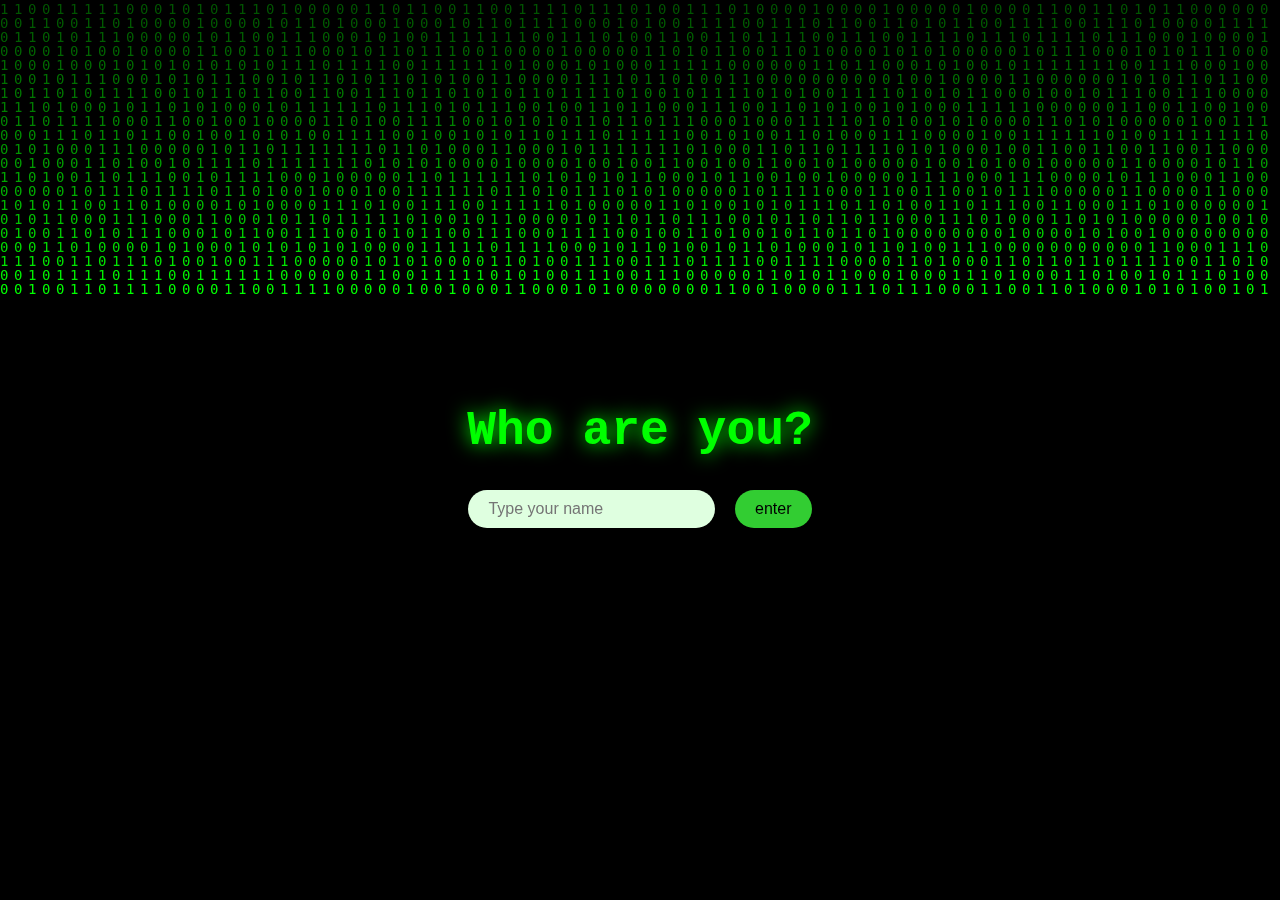
<file: index.html>
<!DOCTYPE html>
<html lang="en">
<head>
  <meta charset="UTF-8" />
  <meta name="viewport" content="width=device-width, initial-scale=1.0" />
  <title>Who are you?</title>
  <style>
    body {
      margin: 0;
      height: 100vh;
      background: black;
      overflow: hidden;
      font-family: 'Courier New', monospace;
      color: #00ff00;
      display: flex;
      justify-content: center;
      align-items: center;
      flex-direction: column;
    }

    canvas {
      position: fixed;
      top: 0;
      left: 0;
      z-index: 0;
    }

    .content {
      position: relative;
      z-index: 1;
      text-align: center;
    }

    h1 {
      font-size: 3em;
      text-shadow: 0 0 20px #00ff00;
    }

    input {
      padding: 10px 20px;
      border-radius: 20px;
      border: none;
      margin-right: 10px;
      font-size: 1em;
      background: #dfffe0;
      color: black;
    }

    button {
      padding: 10px 20px;
      border-radius: 20px;
      border: none;
      font-size: 1em;
      background: limegreen;
      color: black;
      cursor: pointer;
    }

    button:hover {
      background: #00cc00;
    }
  </style>
</head>
<body>
  <canvas id="matrixCanvas"></canvas>
  <div class="content">
    <h1>Who are you?</h1>
    <input type="text" id="username" placeholder="Type your name" />
    <button onclick="goToNextPage()">enter</button>
  </div>

  <script>
    // Matrix background effect
    const canvas = document.getElementById('matrixCanvas');
    const ctx = canvas.getContext('2d');

    canvas.height = window.innerHeight;
    canvas.width = window.innerWidth;

    const letters = "01";
    const fontSize = 14;
    const columns = canvas.width / fontSize;
    const drops = Array(Math.floor(columns)).fill(1);

    function drawMatrix() {
      ctx.fillStyle = "rgba(0, 0, 0, 0.05)";
      ctx.fillRect(0, 0, canvas.width, canvas.height);

      ctx.fillStyle = "#0F0";
      ctx.font = fontSize + "px monospace";

      for (let i = 0; i < drops.length; i++) {
        const text = letters.charAt(Math.floor(Math.random() * letters.length));
        ctx.fillText(text, i * fontSize, drops[i] * fontSize);

        if (drops[i] * fontSize > canvas.height && Math.random() > 0.975) {
          drops[i] = 0;
        }

        drops[i]++;
      }
    }

    setInterval(drawMatrix, 33);

    // 跳轉到下一頁
    function goToNextPage() {
      const name = document.getElementById('username').value.trim();
      if (name) {
        window.location.href = `terminal.html?name=${encodeURIComponent(name)}`;
      } else {
        alert("Please enter your name!");
      }
    }
  </script>
</body>
</html>
</file>
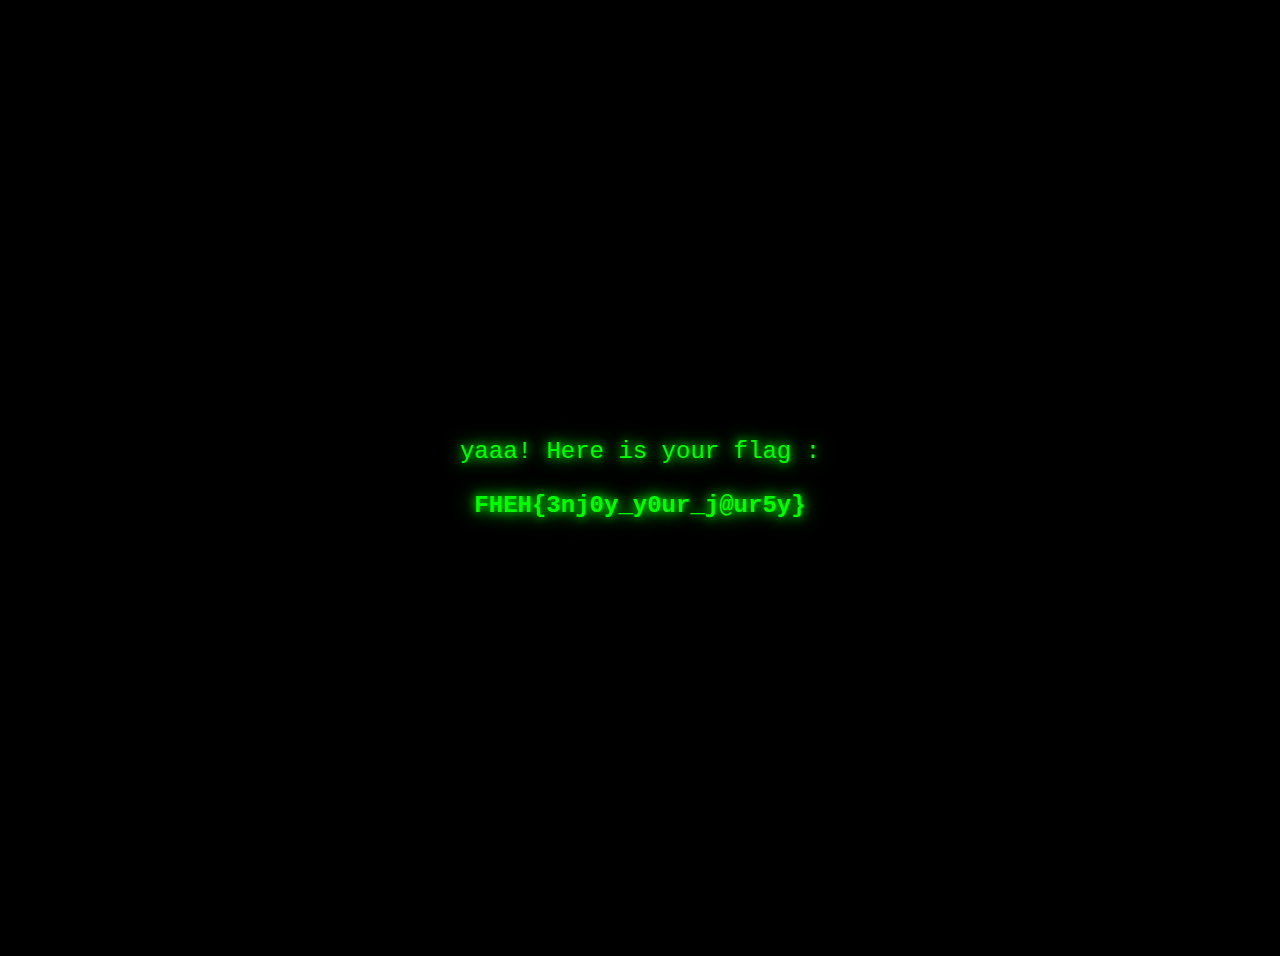
<file: flag.html>
<!DOCTYPE html>
<html lang="zh-Hant">
<head>
  <meta charset="UTF-8">
  <title>你找到 FLAG 了！</title>
  <style>
    body {
      background-color: black;
      color: #00ff00;
      font-family: 'Courier New', monospace;
      display: flex;
      justify-content: center;
      align-items: center;
      height: 100vh;
      text-align: center;
      padding: 20px;
    }

    .flag-text {
      font-size: 1.5em;
      text-shadow: 0 0 10px #00ff00, 0 0 20px #00ff00;
    }
  </style>
</head>
<body>
  <div class="flag-text">
    yaaa! Here is your flag :<br><br>
    <strong>FHEH{3nj0y_y0ur_j@ur5y}</strong>
  </div>
</body>
</html>
</file>
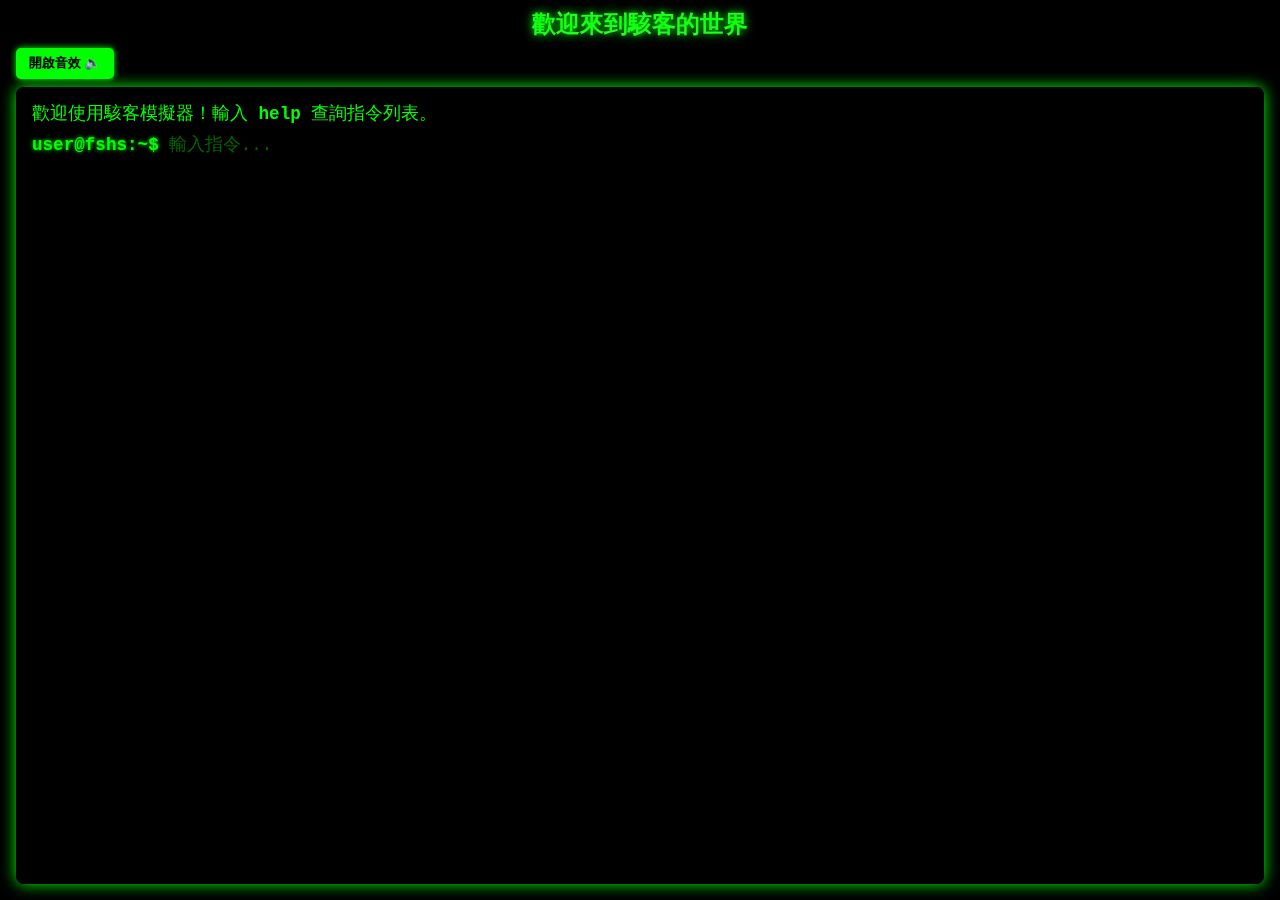
<file: game.html>
<!DOCTYPE html>
<html lang="zh-Hant">
<head>
  <meta charset="UTF-8" />
  <meta name="viewport" content="width=device-width, initial-scale=1" />
  <title>駭客模擬器＋炫酷特效 | 復興高中資安班</title>
  <style>
    /* 基本黑底+綠字終端機風 */
    body, html {
      margin: 0; padding: 0; height: 100%;
      background-color: black;
      overflow: hidden;
      font-family: 'Courier New', Courier, monospace;
      color: #0f0;
      display: flex;
      flex-direction: column;
    }

    h1 {
      text-align: center;
      margin: 0.5rem 0;
      user-select: none;
      color: #0f0;
      text-shadow: 0 0 10px #0f0;
    }

    #terminal {
      background: rgba(0,0,0,0.9);
      flex: 1;
      margin: 0 1rem 1rem 1rem;
      border-radius: 8px;
      padding: 1rem;
      overflow-y: auto;
      box-shadow: 0 0 15px #0f0;
      position: relative;
      z-index: 10;
      font-size: 1.1rem;
      line-height: 1.3em;
      user-select: text;
    }

    .output {
      white-space: pre-wrap;
      margin-bottom: 0.4rem;
    }

    #input-line {
      display: flex;
      margin-top: 0.5rem;
    }

    #prompt {
      user-select: none;
      margin-right: 0.5rem;
      color: #0f0;
      font-weight: bold;
      text-shadow: 0 0 4px #0f0;
    }

    #cmdline {
      flex: 1;
      background: transparent;
      border: none;
      outline: none;
      color: #0f0;
      font-family: 'Courier New', Courier, monospace;
      font-size: 1.1rem;
      caret-color: #0f0;
    }

    #cmdline::placeholder {
      color: #060;
    }

    /* 滾動條美化 */
    #terminal::-webkit-scrollbar {
      width: 8px;
    }
    #terminal::-webkit-scrollbar-track {
      background: #111;
    }
    #terminal::-webkit-scrollbar-thumb {
      background: #0f0;
      border-radius: 4px;
    }

    /* 漸變文字動畫 */
    .glitch-text {
      font-weight: bold;
      font-size: 1.5rem;
      animation: glow 1.5s ease-in-out infinite alternate;
      background: linear-gradient(90deg, #0f0, #3f3, #0f0);
      -webkit-background-clip: text;
      -webkit-text-fill-color: transparent;
    }

    @keyframes glow {
      0% {
        text-shadow:
          0 0 5px #0f0,
          0 0 10px #0f0,
          0 0 20px #3f3,
          0 0 40px #0f0;
      }
      100% {
        text-shadow:
          0 0 10px #0f0,
          0 0 20px #3f3,
          0 0 40px #0f0,
          0 0 60px #3f3;
      }
    }

    /* 矩陣雨特效canvas */
    #matrixCanvas {
      position: fixed;
      top: 0; left: 0;
      width: 100%;
      height: 100%;
      pointer-events: none;
      z-index: 1;
    }

    /* 按鈕風格 */
    #soundToggle {
      background: #0f0;
      border: none;
      color: black;
      padding: 0.4rem 0.8rem;
      font-weight: bold;
      border-radius: 5px;
      cursor: pointer;
      margin: 0 1rem 0.5rem 1rem;
      align-self: flex-start;
      user-select: none;
      box-shadow: 0 0 6px #0f0;
      transition: background-color 0.3s ease;
    }
    #soundToggle:hover {
      background-color: #3f3;
    }
  </style>
</head>
<body>
  <canvas id="matrixCanvas"></canvas>

  <h1 class="glitch-text">歡迎來到駭客的世界</h1>
  <button id="soundToggle">開啟音效 🔈</button>
  <div id="terminal" tabindex="0" aria-label="駭客模擬器終端機">
    <div class="output">歡迎使用駭客模擬器！輸入 <strong>help</strong> 查詢指令列表。</div>
    <div id="input-line">
      <span id="prompt">user@fshs:~$</span>
      <input type="text" id="cmdline" autocomplete="off" autofocus spellcheck="false" placeholder="輸入指令..." />
    </div>
  </div>

  <script>
    const terminal = document.getElementById('terminal');
    const cmdline = document.getElementById('cmdline');
    const soundToggle = document.getElementById('soundToggle');
    const matrixCanvas = document.getElementById('matrixCanvas');
    const ctx = matrixCanvas.getContext('2d');

    // 音效
    let soundOn = false;
    function playBeep(freq=1000, duration=100) {
      if (!soundOn) return;
      try {
        const audioCtx = new (window.AudioContext || window.webkitAudioContext)();
        const oscillator = audioCtx.createOscillator();
        oscillator.type = 'square';
        oscillator.frequency.setValueAtTime(freq, audioCtx.currentTime);
        oscillator.connect(audioCtx.destination);
        oscillator.start();
        oscillator.stop(audioCtx.currentTime + duration / 1000);
        oscillator.onended = () => audioCtx.close();
      } catch(e) {}
    }

    soundToggle.addEventListener('click', () => {
      soundOn = !soundOn;
      soundToggle.textContent = soundOn ? '關閉音效 🔇' : '開啟音效 🔈';
      playBeep(1500, 150);
    });

    // 指令列表
    const commands = {
      help: `指令列表：
- help : 顯示指令說明
- hack : 模擬駭客入侵
- scan : 模擬系統掃描
- clear : 清除畫面
- exit : 離開模擬器`,
      exit: '結束模擬器，感謝體驗！',
      unknown: "錯誤指令，請輸入 help 查詢指令列表。"
    };

    // 輸出文字到終端機
    function printOutput(text) {
      const div = document.createElement('div');
      div.className = 'output';
      div.textContent = text;
      terminal.insertBefore(div, document.getElementById('input-line'));
      terminal.scrollTop = terminal.scrollHeight;
      playBeep(1200, 70);
    }

    // 打字機動畫 - 逐字顯示
    function typeText(element, text, delay=40, callback) {
      let i = 0;
      element.textContent = '';
      function type() {
        if(i < text.length){
          element.textContent += text.charAt(i);
          i++;
          playBeep(1800, 15);
          setTimeout(type, delay);
        } else if(callback){
          callback();
        }
      }
      type();
    }

    // 清除畫面
    function clearScreen(){
      const outputs = terminal.querySelectorAll('.output');
      outputs.forEach(o => o.remove());
    }

    // 模擬系統掃描動畫
    function scanSystem(callback){
      const scanOutput = document.createElement('div');
      scanOutput.className = 'output';
      terminal.insertBefore(scanOutput, document.getElementById('input-line'));
      let lines = [
        "開始系統掃描...",
        "正在偵測開放埠口...",
        "埠口 22: 開放",
        "埠口 80: 開放",
        "埠口 443: 開放",
        "發現漏洞 CVE-2021-44228",
        "掃描完成，系統安全風險：中等"
      ];
      let idx = 0;

      function printLine(){
        if(idx < lines.length){
          scanOutput.textContent += lines[idx] + '\n';
          idx++;
          playBeep(1400, 50);
          terminal.scrollTop = terminal.scrollHeight;
          setTimeout(printLine, 600);
        } else if(callback){
          callback();
        }
      }
      printLine();
    }

    // 矩陣雨效果
    let width, height;
    let columns;
    let drops;

    function initMatrix(){
      width = matrixCanvas.width = window.innerWidth;
      height = matrixCanvas.height = window.innerHeight;
      columns = Math.floor(width / 15);
      drops = new Array(columns).fill(1);
    }

    function drawMatrix(){
      ctx.fillStyle = 'rgba(0, 0, 0, 0.05)';
      ctx.fillRect(0, 0, width, height);

      ctx.fillStyle = '#0f0';
      ctx.font = '15pt monospace';

      for(let i=0; i < drops.length; i++){
        let text = String.fromCharCode(0x30A0 + Math.random() * 96);
        ctx.fillText(text, i * 15, drops[i] * 15);

        if(drops[i] * 15 > height && Math.random() > 0.975){
          drops[i] = 0;
        }
        drops[i]++;
      }
    }

    let matrixInterval;

    function startMatrix(){
      if(matrixInterval) return;
      initMatrix();
      matrixInterval = setInterval(drawMatrix, 50);
    }

    function stopMatrix(){
      if(matrixInterval){
        clearInterval(matrixInterval);
        matrixInterval = null;
        ctx.clearRect(0, 0, width, height);
      }
    }

    // 處理 hack 指令入侵動畫
    function hackInvasion(){
      // 先清空
      clearScreen();

      // 启动矩阵雨
      startMatrix();

      const hackOutput = document.createElement('div');
      hackOutput.className = 'output';
      terminal.insertBefore(hackOutput, document.getElementById('input-line'));
      terminal.scrollTop = terminal.scrollHeight;

      const lines = [
        "連接目標主機 192.168.0.1 ...",
        "爆破 SSH 密碼...",
        "密碼破解中：███████░░░░░░░░░░░░░░░░░░░░░",
        "密碼破解中：███████████████░░░░░░░░░░░░░",
        "成功取得系統權限！",
        "正在提取機密資料...",
        "資料提取中：▓▓▓▓▓▓▓▓▓▓▓▓▓▓▓▓▓▓▓▓▓▓▓▓▓▓▓",
        "入侵成功！系統完全掌控！",
        "歡迎來到資安班的世界，祝你玩得愉快！"
      ];

      let idx = 0;

      function showLine(){
        if(idx < lines.length){
          hackOutput.textContent += lines[idx] + '\n';
          terminal.scrollTop = terminal.scrollHeight;
          playBeep(1600, 50);
          idx++;
          setTimeout(showLine, 800);
        } else {
          // 入侵成功後維持矩陣雨特效，讓畫面更酷
          // 也可以加點炫光或提示
          printOutput("輸入 help 查看其他指令。");
        }
      }
      showLine();
    }

    // 輸入事件
    cmdline.addEventListener('keydown', e => {
      if(e.key === 'Enter'){
        let cmd = cmdline.value.trim().toLowerCase();
        if(!cmd) return;

        printOutput(`user@fshs:~$ ${cmd}`);
        cmdline.value = '';

        switch(cmd){
          case 'help':
            printOutput(commands.help);
            break;
          case 'clear':
            clearScreen();
            break;
          case 'scan':
            scanSystem(() => {
              printOutput("掃描結束。");
            });
            break;
          case 'hack':
            hackInvasion();
            break;
          case 'exit':
            printOutput(commands.exit);
            cmdline.disabled = true;
            break;
          default:
            printOutput(commands.unknown);
        }
      }
    });

    // 初始化畫面時聚焦輸入框
    window.onload = () => {
      cmdline.focus();
      initMatrix();
    };
    window.onresize = () => {
      initMatrix();
    };
  </script>
</body>
</html>
</file>
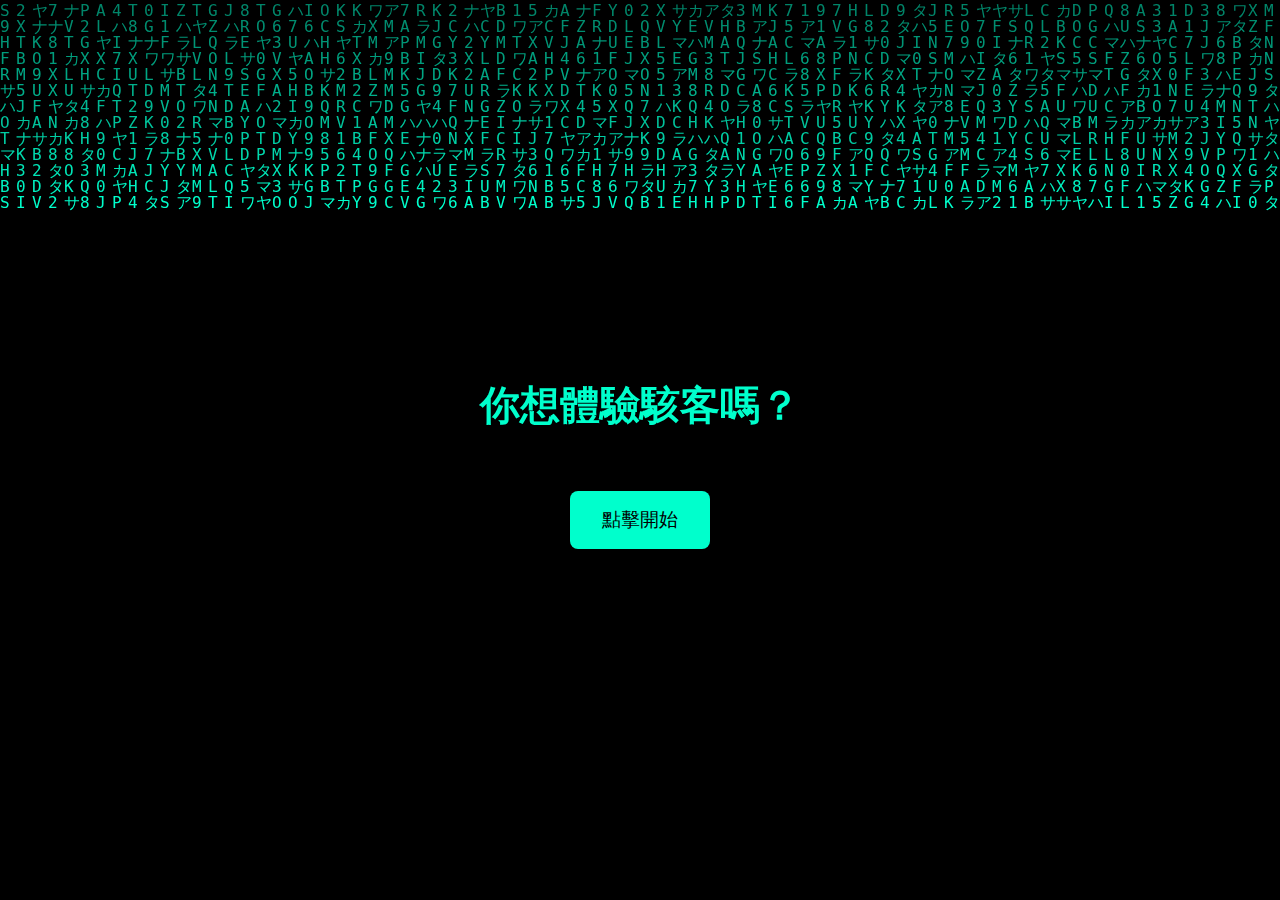
<file: hack.html>
<!DOCTYPE html>
<html lang="zh-Hant">
<head>
  <meta charset="UTF-8" />
  <meta name="viewport" content="width=device-width, initial-scale=1.0"/>
  <title>你想體驗駭客嗎？</title>
  <style>
    body {
      margin: 0;
      overflow: hidden;
      background-color: #000;
      color: #00ffcc;
      font-family: 'Courier New', Courier, monospace;
      display: flex;
      justify-content: center;
      align-items: center;
      height: 100vh;
      flex-direction: column;
      position: relative;
    }

    h1 {
      font-size: 2.5rem;
      animation: flicker 2s infinite alternate;
      text-align: center;
      z-index: 2;
    }

    .btn {
      margin-top: 2rem;
      padding: 1rem 2rem;
      background-color: #00ffcc;
      color: #000;
      border: none;
      border-radius: 8px;
      font-size: 1.2rem;
      cursor: pointer;
      transition: transform 0.3s ease;
      z-index: 2;
    }

    .btn:hover {
      transform: scale(1.1);
      background-color: #00ffff;
    }

    /* 背景駭客文字動畫 */
    .matrix {
      position: absolute;
      top: 0;
      left: 0;
      width: 100%;
      height: 100%;
      background: black;
      overflow: hidden;
      z-index: 1;
    }

    canvas {
      display: block;
    }

    @keyframes flicker {
      0% { opacity: 1; }
      50% { opacity: 0.4; }
      100% { opacity: 1; }
    }
  </style>
</head>
<body>
  <div class="matrix">
    <canvas id="matrixCanvas"></canvas>
  </div>

  <h1>你想體驗駭客嗎？</h1>
  <button class="btn" onclick="location.href='index.html'">點擊開始</button>

  <script>
    const canvas = document.getElementById('matrixCanvas');
    const ctx = canvas.getContext('2d');

    canvas.width = window.innerWidth;
    canvas.height = window.innerHeight;

    const letters = "アカサタナハマヤラワ0123456789ABCDEFGHIJKLMNOPQRSTUVXYZ";
    const fontSize = 16;
    const columns = canvas.width / fontSize;

    const drops = Array(Math.floor(columns)).fill(1);

    function draw() {
      ctx.fillStyle = "rgba(0, 0, 0, 0.05)";
      ctx.fillRect(0, 0, canvas.width, canvas.height);
      ctx.fillStyle = "#00ffcc";
      ctx.font = fontSize + "px monospace";

      for (let i = 0; i < drops.length; i++) {
        const text = letters[Math.floor(Math.random() * letters.length)];
        ctx.fillText(text, i * fontSize, drops[i] * fontSize);
        if (drops[i] * fontSize > canvas.height && Math.random() > 0.975) {
          drops[i] = 0;
        }
        drops[i]++;
      }
    }

    setInterval(draw, 50);
  </script>
</body>
</html>
</file>
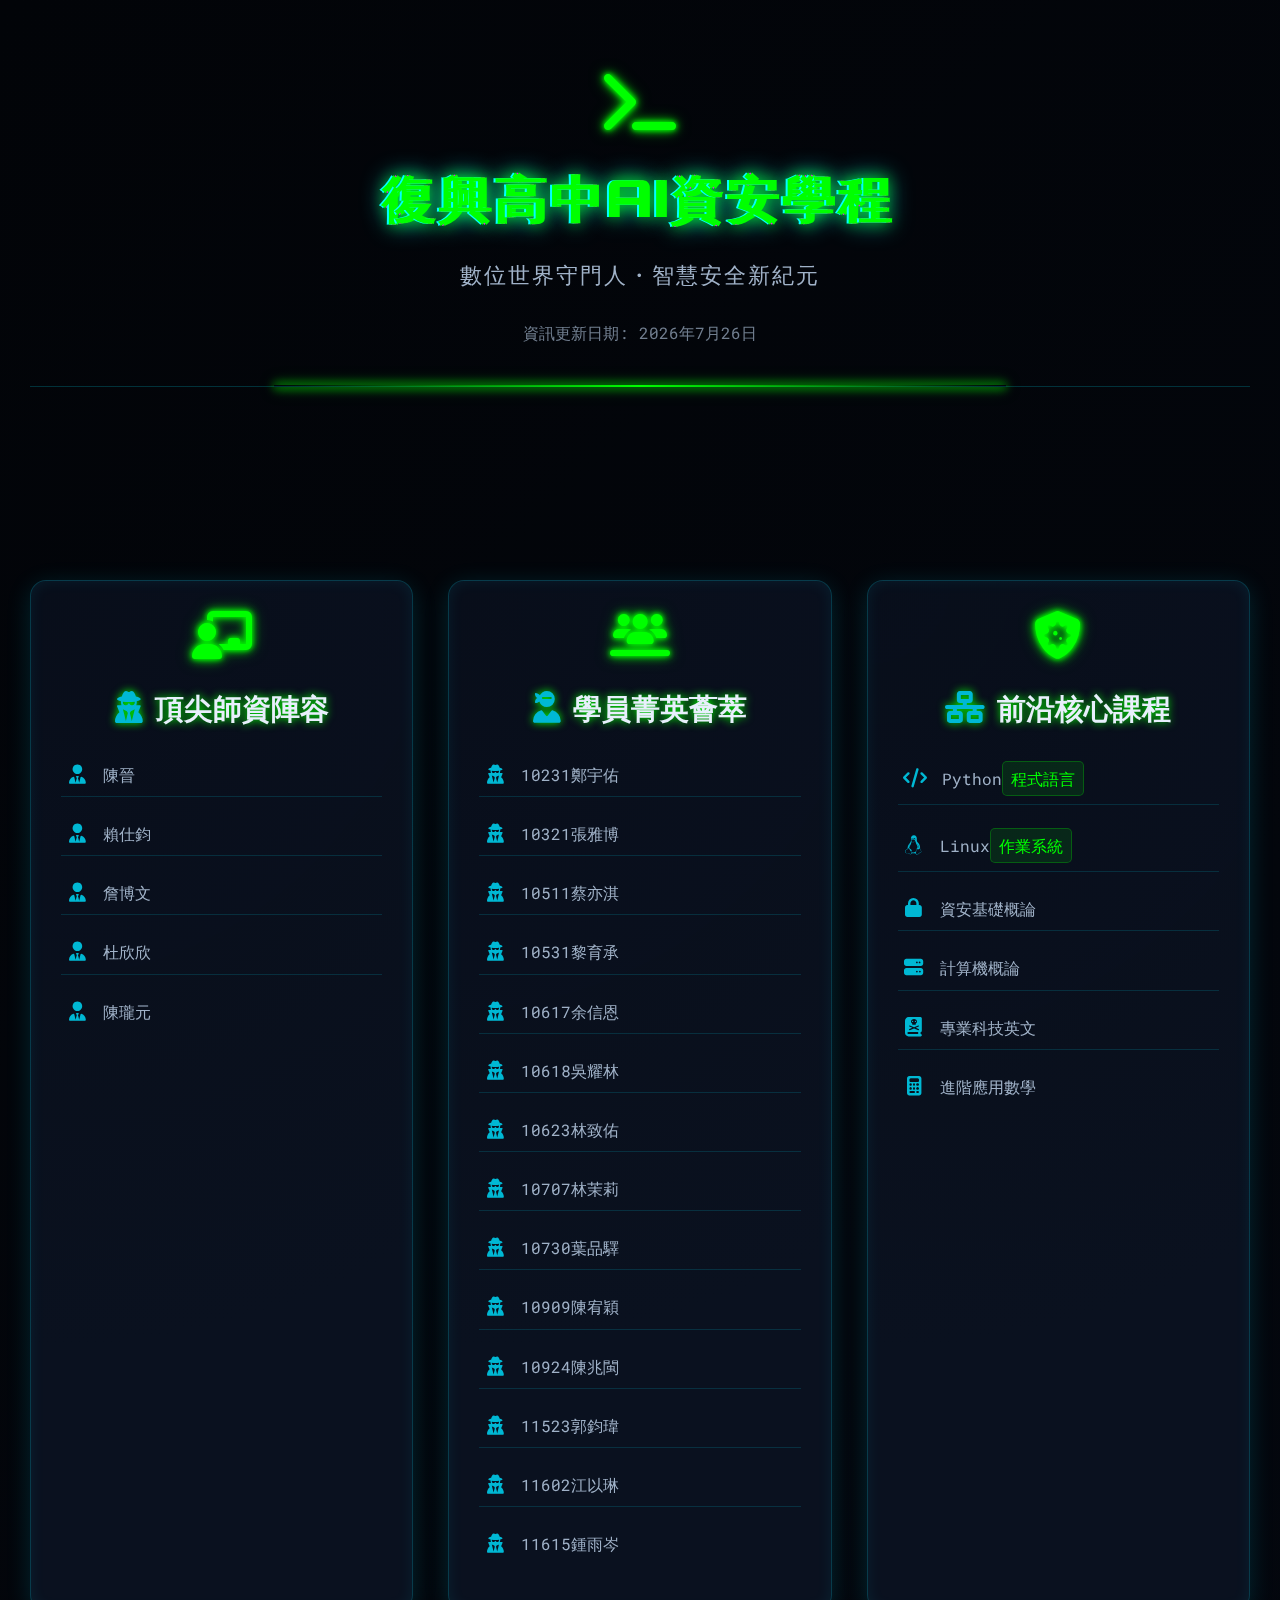
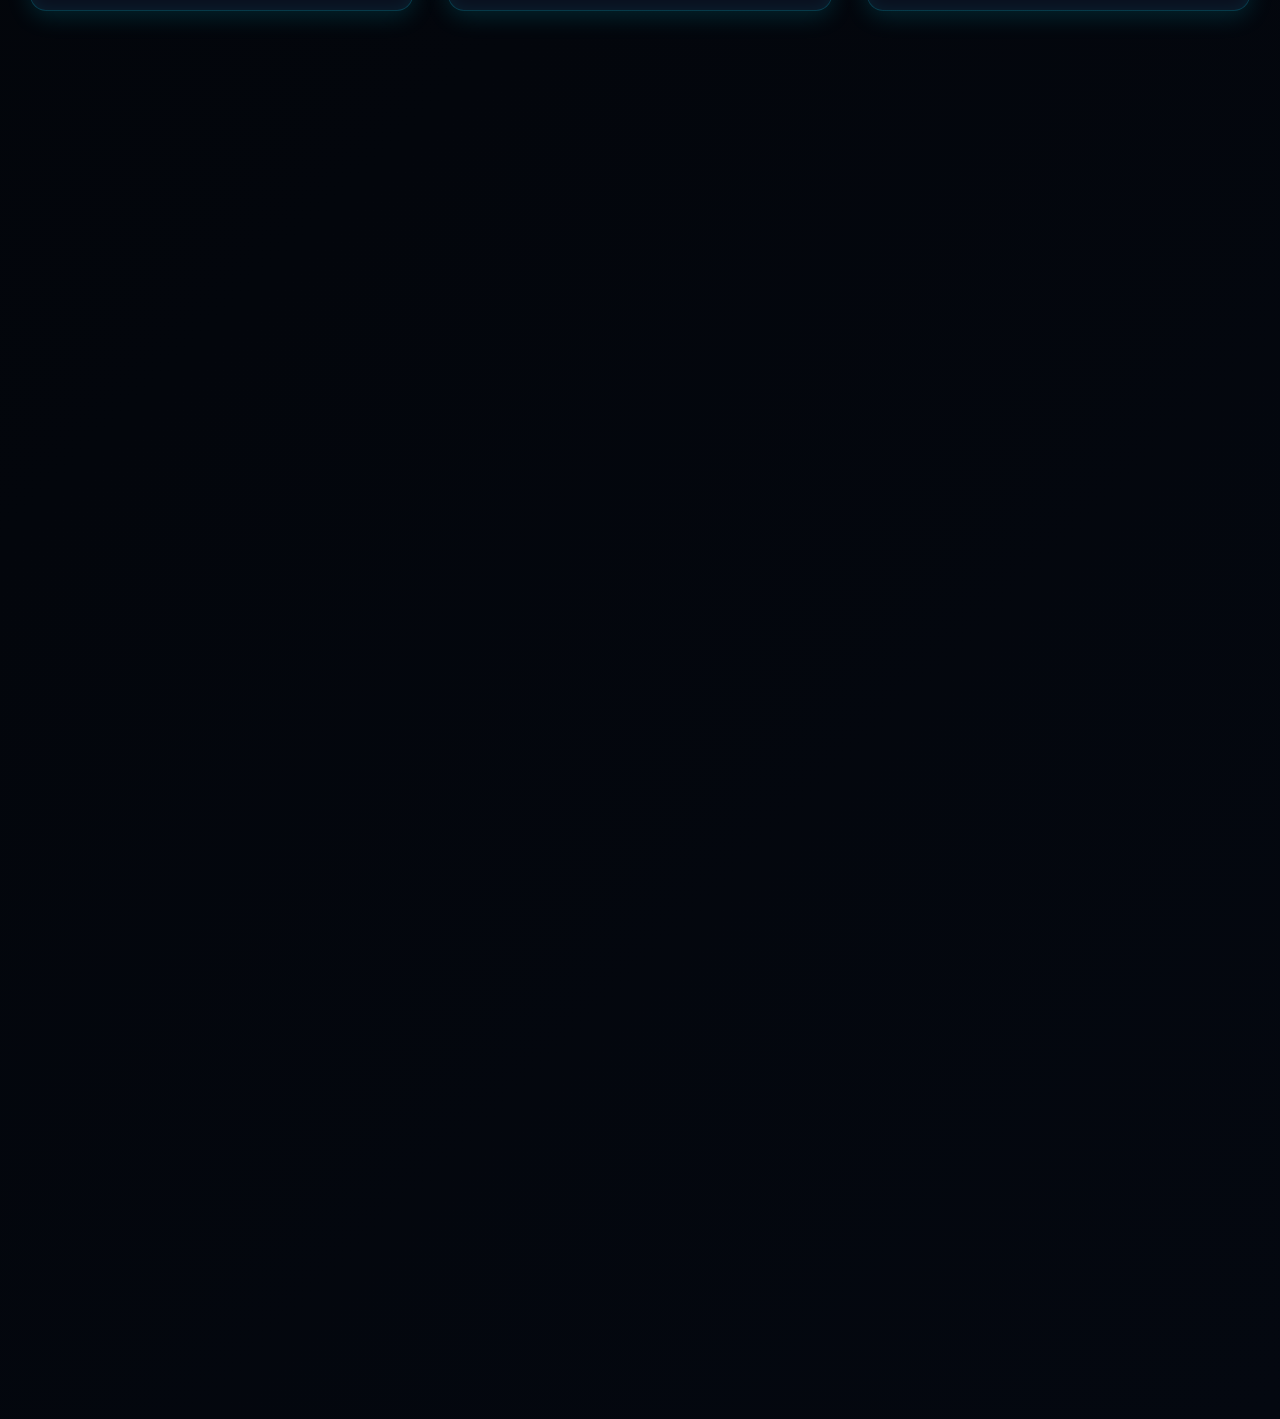
<file: index1.html>
<!DOCTYPE html>
<html lang="zh-Hant">
<head>
    <meta charset="UTF-8">
    <meta name="viewport" content="width=device-width, initial-scale=1.0">
    <title>復興高中AI資安學程 - 科技資訊站</title>
    <link href="https://fonts.googleapis.com/css2?family=Exo+2:wght@300;400;600;700&family=Roboto+Mono:wght@300;400;500;700&family=Orbitron:wght@400;500;700&display=swap" rel="stylesheet">
    <link rel="stylesheet" href="https://cdnjs.cloudflare.com/ajax/libs/font-awesome/6.4.0/css/all.min.css">

    <style>
        :root {
            --bg-dark-primary: #020408; /* 更深的背景，接近漆黑 */
            --bg-dark-secondary: #0a111f; /* 卡片背景，帶有深藍調 */
            --accent-primary: #00e5ff; /* 主亮色 (更鮮明的青藍) */
            --accent-secondary: #00b8d4; /* 次亮色，用於輔助和漸變 */
            --hacker-green: #00ff00; /* 駭客綠 */
            --hacker-purple: #8a2be2; /* 駭客紫 */
            --text-primary: #e8effc; /* 主要文字顏色，更亮 */
            --text-secondary: #a0b2c8; /* 次要文字顏色，更柔和 */
            --border-glow-color: rgba(0, 229, 255, 0.4); /* 邊框/輝光顏色 */
            --button-bg-start: var(--accent-secondary);
            --button-bg-end: var(--accent-primary);
            --shadow-color: rgba(0, 229, 255, 0.15);
            --card-border-color: rgba(0, 229, 255, 0.2); /* 卡片邊框初始顏色 */
            --futuristic-glow: 0 0 8px var(--accent-primary), 0 0 12px var(--accent-secondary), 0 0 16px var(--border-glow-color);
            --hacker-glow: 0 0 5px var(--hacker-green), 0 0 10px var(--hacker-green), 0 0 15px rgba(0,255,0,0.5);
            --glitch-color-1: #ff00ff; /* Magenta */
            --glitch-color-2: #00ffff; /* Cyan */
        }

        /* Glitch effect for text */
        .glitch-text {
            position: relative;
            animation: glitch 1s infinite linear alternate-reverse;
            text-shadow: var(--hacker-glow);
        }

        .glitch-text::before,
        .glitch-text::after {
            content: attr(data-text);
            position: absolute;
            top: 0;
            left: 0;
            width: 100%;
            height: 100%;
        }

        .glitch-text::before {
            left: 2px;
            text-shadow: -2px 0 var(--glitch-color-1);
            animation: glitch-left 1.5s infinite linear reverse;
        }

        .glitch-text::after {
            left: -2px;
            text-shadow: -2px 0 var(--glitch-color-2);
            animation: glitch-right 1.2s infinite linear reverse;
        }

        @keyframes glitch {
            0% { transform: translate(0); }
            20% { transform: translate(-2px, 2px); }
            40% { transform: translate(-2px, -2px); }
            60% { transform: translate(2px, 2px); }
            80% { transform: translate(2px, -2px); }
            100% { transform: translate(0); }
        }

        @keyframes glitch-left {
            0% { clip-path: inset(0 0 0 0); }
            20% { clip-path: inset(0 100px 0 0); }
            40% { clip-path: inset(0 0 0 100px); }
            60% { clip-path: inset(0 0 50px 0); }
            80% { clip-path: inset(50px 0 0 0); }
            100% { clip-path: inset(0 0 0 0); }
        }

        @keyframes glitch-right {
            0% { clip-path: inset(0 0 0 0); }
            20% { clip-path: inset(0 0 50px 0); }
            40% { clip-path: inset(0 50px 0 0); }
            60% { clip-path: inset(50px 0 0 0); }
            80% { clip-path: inset(0 0 0 50px); }
            100% { clip-path: inset(0 0 0 0); }
        }

        * {
            box-sizing: border-box;
            margin: 0;
            padding: 0;
        }

        body {
            font-family: 'Roboto Mono', monospace; /* 更具駭客感的字體 */
            background: linear-gradient(135deg, var(--bg-dark-primary) 0%, #040810 100%); /* 背景漸變 */
            color: var(--text-primary);
            line-height: 1.7;
            overflow-x: hidden;
            display: flex;
            flex-direction: column;
            align-items: center;
            padding: 20px;
            min-height: 100vh;
            position: relative;
        }

        /* Matrix Rain Background Effect */
        body::before {
            content: '';
            position: fixed;
            top: 0;
            left: 0;
            width: 100%;
            height: 100%;
            background: url('data:image/svg+xml;utf8,<svg xmlns="http://www.w3.org/2000/svg" width="10" height="10"><rect width="10" height="10" fill="transparent"/><circle cx="5" cy="5" r="1" fill="rgba(0,255,0,0.05)"/></svg>') repeat;
            opacity: 0.1;
            z-index: -1;
            animation: matrixRain 30s linear infinite;
        }

        @keyframes matrixRain {
            from { background-position: 0 0; }
            to { background-position: 0 1000px; }
        }
        
        /* 自訂捲軸樣式 (Webkit) */
        ::-webkit-scrollbar {
            width: 8px;
        }
        ::-webkit-scrollbar-track {
            background: var(--bg-dark-secondary);
        }
        ::-webkit-scrollbar-thumb {
            background: var(--hacker-green); /* 駭客綠捲軸 */
            border-radius: 4px;
        }
        ::-webkit-scrollbar-thumb:hover {
            background: var(--accent-primary);
        }


        .infographic-container {
            width: 100%;
            max-width: 1920px; /* 為超寬螢幕優化 */
            margin: 0 auto;
            padding: 10px; /* 容器本身的內邊距減少，由子元素控制 */
        }

        .infographic-header {
            text-align: center;
            margin-bottom: 50px;
            padding: 40px 20px; /* 增加上下邊距 */
            border-bottom: 1px solid var(--card-border-color);
            position: relative;
            animation: fadeInDown 1s ease-out;
        }
        @keyframes fadeInDown {
            from { opacity: 0; transform: translateY(-30px); }
            to { opacity: 1; transform: translateY(0); }
        }

        .infographic-header::after {
            content: '';
            position: absolute;
            bottom: -1px; /* 覆蓋在 border-bottom 上 */
            left: 50%;
            transform: translateX(-50%);
            width: 60%;
            height: 2px; /* 更細緻的線條 */
            background: linear-gradient(90deg, transparent, var(--hacker-green) 50%, transparent); /* 駭客綠線條 */
            box-shadow: 0 0 8px var(--hacker-green), 0 0 12px var(--hacker-green), 0 0 16px rgba(0,255,0,0.5); /* 駭客綠光暈 */
            animation: pulseHeaderLine 3s infinite ease-in-out;
        }
        @keyframes pulseHeaderLine {
            0% { width: 50%; opacity: 0.7; }
            50% { width: 70%; opacity: 1; }
            100% { width: 50%; opacity: 0.7; }
        }


        .infographic-header .main-title-icon {
            font-size: 4em; /* 稍微加大 */
            color: var(--hacker-green); /* 駭客綠圖示 */
            margin-bottom: 20px;
            display: inline-block;
            animation: iconPulseAndRotate 10s linear infinite, glowPulse 2s infinite alternate; /* 增加光暈動畫 */
            text-shadow: var(--hacker-glow);
        }
        @keyframes iconPulseAndRotate {
            0% { transform: rotate(0deg) scale(1); }
            25% { transform: rotate(90deg) scale(1.05); }
            50% { transform: rotate(180deg) scale(1); }
            75% { transform: rotate(270deg) scale(1.05); }
            100% { transform: rotate(360deg) scale(1); }
        }
        @keyframes glowPulse {
            0% { text-shadow: var(--hacker-glow); }
            100% { text-shadow: 0 0 10px var(--hacker-green), 0 0 20px var(--accent-primary), 0 0 30px rgba(0,255,0,0.7); }
        }


        .infographic-header h1 {
            font-family: 'Orbitron', sans-serif; /* 更有科技感的字體 */
            font-size: 3.2em; /* 標題加大 */
            color: var(--hacker-green); /* 駭客綠標題 */
            font-weight: 700;
            text-transform: uppercase;
            letter-spacing: 5px; /* 增加字距 */
            margin-bottom: 15px;
            text-shadow: 0 0 15px var(--hacker-green), 0 0 25px var(--accent-primary); /* 增強文字光暈 */
            animation: textGlow 2s infinite alternate; /* 新增文字光暈動畫 */
        }
        @keyframes textGlow {
            0% { text-shadow: 0 0 10px var(--hacker-green), 0 0 20px rgba(0,255,0,0.5); }
            100% { text-shadow: 0 0 15px var(--accent-primary), 0 0 25px var(--accent-secondary); }
        }


        .infographic-header .subtitle {
            font-family: 'Exo 2', sans-serif;
            font-size: 1.4em;
            color: var(--text-secondary);
            margin-bottom: 25px;
            font-weight: 300; /* 字重調細 */
            letter-spacing: 2px; /* 增加字距 */
            animation: fadeIn 1s ease-out;
        }
        @keyframes fadeIn {
            from { opacity: 0; }
            to { opacity: 1; }
        }
        
        .infographic-header .date {
            font-size: 1em;
            color: var(--text-secondary);
            opacity: 0.7;
            font-family: 'Roboto Mono', monospace;
        }

        .registration-cta {
            text-align: center;
            margin-bottom: 60px; /* 增加與下方內容的間距 */
            animation: fadeInUp 1s 0.5s ease-out forwards; /* 延遲出現 */
            opacity: 0; /* 初始隱藏 */
        }
        @keyframes fadeInUp {
            from { opacity: 0; transform: translateY(30px); }
            to { opacity: 1; transform: translateY(0); }
        }


        .registration-button {
            font-family: 'Exo 2', sans-serif;
            font-size: 1.3em; /* 按鈕加大 */
            font-weight: 600;
            color: var(--bg-dark-primary);
            background: linear-gradient(45deg, var(--hacker-green), var(--accent-primary)); /* 駭客綠漸變 */
            padding: 18px 40px; /* 增加內邊距 */
            border: 2px solid transparent; /* 為懸停效果準備 */
            border-radius: 8px; /* 更有科技感的邊角 */
            text-decoration: none;
            text-transform: uppercase;
            letter-spacing: 1.5px;
            transition: all 0.3s ease; /* 過渡所有屬性 */
            display: inline-block;
            box-shadow: 0 0 15px rgba(0, 255, 0, 0.3), 0 0 25px rgba(0, 255, 0, 0.2); /* 駭客綠陰影 */
            position: relative;
            overflow: hidden;
        }
         .registration-button::before { /* 掃光效果 */
            content: '';
            position: absolute;
            top: 0;
            left: -100%;
            width: 50%;
            height: 100%;
            background: linear-gradient(90deg, transparent, rgba(255,255,255,0.3), transparent);
            transition: left 0.5s ease-in-out;
        }
        .registration-button:hover::before {
            left: 150%;
        }
        .registration-button:hover, .registration-button:focus {
            transform: translateY(-5px) scale(1.03); /* 懸停效果增強 */
            box-shadow: 0 0 25px rgba(0, 255, 0, 0.5), 0 0 40px rgba(0, 255, 0, 0.3); /* 駭客綠懸停陰影 */
            color: #000;
            border-color: var(--hacker-green); /* 懸停時顯示邊框 */
        }
        .registration-button i {
            margin-right: 12px;
            transition: transform 0.3s ease;
        }
        .registration-button:hover i {
            transform: rotate(5deg) scale(1.1);
        }


        .grid-layout {
            display: grid;
            grid-template-columns: repeat(auto-fit, minmax(360px, 1fr)); /* 卡片最小寬度增加 */
            gap: 35px; /* 間距加大 */
        }

        .section-card {
            background: radial-gradient(circle at top left, rgba(10, 17, 31, 0.8), var(--bg-dark-secondary) 70%); /* 卡片背景漸變 */
            border: 1px solid var(--card-border-color);
            border-radius: 16px; /* 圓角調整 */
            padding: 30px; /* 內邊距增加 */
            box-shadow: 0 5px 25px var(--shadow-color), inset 0 0 15px rgba(0, 229, 255, 0.08);
            display: flex;
            flex-direction: column;
            align-items: center;
            text-align: center;
            transition: transform 0.4s cubic-bezier(0.175, 0.885, 0.32, 1.275), box-shadow 0.4s ease, border-color 0.4s ease; /* 使用貝茲曲線 */
            position: relative;
            overflow: hidden;
            opacity: 0; /* For scroll animation */
            transform: translateY(20px); /* For scroll animation */
        }
        
        /* Scroll-triggered animation for cards */
        .section-card.visible {
            opacity: 1;
            transform: translateY(0);
        }


        .section-card::before { 
            content: "";
            position: absolute;
            top: -50%; left: -50%;
            width: 200%; height: 200%;
            background: radial-gradient(circle, rgba(0,255,0,0.1) 0%, transparent 30%); /* 駭客綠光暈 */
            transform: scale(0);
            transition: transform 0.5s ease-out;
            z-index: 0;
            pointer-events: none;
        }
        .section-card:hover::before {
            transform: scale(1);
        }
         .section-card::after { /* 邊角裝飾線 */
            content: "";
            position: absolute;
            width: 20px; height: 20px;
            opacity: 0;
            transition: opacity 0.4s ease;
        }
        .section-card:hover::after { opacity: 1; }
        .section-card::after { /* Top-left corner */
            top: 10px; left: 10px;
            border-top: 2px solid var(--hacker-green); /* 駭客綠邊框 */
            border-left: 2px solid var(--hacker-green); /* 駭客綠邊框 */
        }
        /* Can add more ::after for other corners if desired with different pseudo-elements or a more complex SVG border */


        .section-card:hover {
            transform: translateY(-12px) scale(1.02); /* 懸停效果更明顯 */
            box-shadow: 0 0 45px rgba(0,255,0,0.4), inset 0 0 20px rgba(0, 255, 0, 0.15); /* 駭客綠陰影 */
            border-color: var(--hacker-green); /* 懸停時邊框更亮 */
        }

        .section-card .card-main-icon {
            font-size: 3em; /* 圖示加大 */
            color: var(--hacker-green); /* 駭客綠圖示 */
            margin-bottom: 25px;
            transition: transform 0.4s cubic-bezier(0.175, 0.885, 0.32, 1.275), text-shadow 0.4s ease;
            text-shadow: var(--hacker-glow);
            z-index: 1; /* Ensure icon is above ::before pseudo-element */
        }
        .section-card:hover .card-main-icon {
            transform: scale(1.15) rotate(8deg) translateY(-5px); /* 懸停圖示動畫 */
            text-shadow: 0 0 12px var(--hacker-green), 0 0 20px var(--accent-primary), 0 0 30px rgba(0,255,0,0.7); /* 駭客綠光暈 */
        }
        
        .section-card h2 {
            font-family: 'Exo 2', sans-serif;
            font-size: 1.8em; /* 卡片標題加大 */
            color: var(--text-primary);
            margin-bottom: 20px;
            font-weight: 600;
            display: flex;
            align-items: center;
            justify-content: center;
            text-shadow: 0 0 8px var(--hacker-green); /* 駭客綠標題光暈 */
            z-index: 1;
        }
        .section-card h2 .title-icon {
            font-size: 1.1em;
            margin-right: 12px;
            color: var(--accent-secondary);
            transition: transform 0.3s ease;
        }
        .section-card:hover h2 .title-icon {
            transform: rotate(-10deg) scale(1.2);
        }


        .card-content {
            width: 100%;
            font-size: 1em; /* 內容文字大小調整 */
            z-index: 1;
        }

        .info-list {
            list-style: none;
            padding: 0;
            margin: 0;
            text-align: left;
        }

        .info-list li {
            color: var(--text-secondary);
            margin-bottom: 15px; /* 列表項間距加大 */
            display: flex;
            align-items: center;
            padding: 8px 5px; /* 列表項內邊距 */
            border-bottom: 1px solid rgba(0, 229, 255, 0.15);
            transition: background-color 0.3s ease, border-color 0.3s ease;
        }
        .info-list li:hover {
            background-color: rgba(0, 255, 0, 0.05); /* 駭客綠背景 */
            border-color: rgba(0, 255, 0, 0.3); /* 駭客綠邊框 */
        }
        .info-list li:last-child {
            border-bottom: none;
        }

        .info-list li .item-icon {
            font-size: 1.2em; /* 列表圖示加大 */
            color: var(--accent-secondary);
            margin-right: 15px; /* 圖示與文字間距加大 */
            min-width: 22px;
            text-align: center;
            transition: transform 0.3s ease, color 0.3s ease;
        }
         .info-list li:hover .item-icon {
            transform: scale(1.2) rotate(10deg);
            color: var(--hacker-green); /* 駭客綠圖示 */
        }
        
        .keyword {
            color: var(--hacker-green); /* 駭客綠關鍵字 */
            font-weight: 500; /* 字重調整 */
            background-color: rgba(0, 255, 0, 0.1); /* 駭客綠背景色調整 */
            padding: 3px 8px; /* 內邊距調整 */
            border-radius: 5px;
            border: 1px solid rgba(0, 255, 0, 0.25); /* 駭客綠邊框 */
            transition: all 0.3s ease;
            display: inline-block;
            font-family: 'Roboto Mono', monospace; /* 關鍵字使用駭客字體 */
        }
        .keyword:hover {
            background-color: rgba(0, 255, 0, 0.2);
            border-color: var(--hacker-green);
            transform: translateY(-1px);
            text-shadow: 0 0 5px var(--hacker-green);
        }
        
        .program-info-panel {
            grid-column: span 2; 
            padding: 35px; /* 內邊距加大 */
            text-align: left;
        }
        .program-info-panel p {
            margin-bottom: 18px; /* 段落間距加大 */
            color: var(--text-secondary);
            line-height: 1.8;
            font-size: 1.05em; /* 文字稍大 */
        }
        .program-info-panel .highlight {
            color: var(--hacker-green); /* 駭客綠強調色 */
            font-weight: 600;
            text-shadow: 0 0 3px var(--hacker-green);
            font-family: 'Roboto Mono', monospace; /* 強調文字使用駭客字體 */
        }
         .program-info-panel .program-icon {
            font-size: 1.3em; /* 圖示加大 */
            margin-right: 8px;
            color: var(--hacker-green); /* 駭客綠圖示 */
            vertical-align: middle; /* 垂直對齊 */
        }

        .activities-list-card {
            grid-column: 1 / -1; 
        }
        .activities-list-card .info-list {
            columns: 2; 
            gap: 30px; /* 欄間距加大 */
        }
        .activities-list-card .info-list li {
            border-color: rgba(0, 255, 0, 0.1); /* 駭客綠列表分隔線 */
        }


        .infographic-footer {
            text-align: center;
            margin-top: 70px; /* 底部間距加大 */
            padding: 30px 0; /* 上下內邊距加大 */
            font-size: 0.95em; /* 文字稍大 */
            color: var(--text-secondary);
            border-top: 1px solid var(--card-border-color);
            opacity: 0.8;
            width: 100%; /* 確保頁腳寬度 */
            animation: fadeInUp 1s 1s ease-out forwards; /* 延遲出現 */
            opacity: 0; /* 初始隱藏 */
        }
        .infographic-footer i {
            color: var(--hacker-green); /* 駭客綠圖示 */
            margin: 0 5px;
        }

        /* Responsive Adjustments - 保持原有斷點，但內部元素大小已調整 */
        @media (max-width: 1400px) { /* 針對較小桌面優化 */
             .grid-layout {
                grid-template-columns: repeat(auto-fit, minmax(340px, 1fr));
            }
            .program-info-panel { grid-column: span 2; } /* 在此斷點仍嘗試保持兩欄 */
             .activities-list-card .info-list { columns: 2; }
        }
        @media (max-width: 1200px) { 
            .program-info-panel { grid-column: span 1; } 
        }

        @media (max-width: 992px) { 
            .infographic-header h1 { font-size: 2.5em; }
            .infographic-header .subtitle { font-size: 1.2em; }
            .registration-button { font-size: 1.1em; padding: 15px 30px; }
            .grid-layout {
                grid-template-columns: repeat(auto-fit, minmax(320px, 1fr));
                gap: 30px;
            }
            .activities-list-card .info-list { columns: 1; }
        }

        @media (max-width: 768px) { 
            body { padding: 10px; }
            .infographic-header h1 { font-size: 2em; }
            .infographic-header .subtitle { font-size: 1.1em; }
            .grid-layout {
                grid-template-columns: 1fr;
                gap: 25px;
            }
            .section-card { padding: 25px; }
            .section-card h2 { font-size: 1.5em; }
            .card-content { font-size: 0.95em; }
        }
         @media (max-width: 480px) { /* 針對更小手機螢幕 */
            .infographic-header h1 { font-size: 1.8em; letter-spacing: 2px;}
            .infographic-header .subtitle { font-size: 1em; }
            .registration-button { font-size: 1em; padding: 12px 25px; }
            .section-card .card-main-icon { font-size: 2.5em; }
            .section-card h2 { font-size: 1.3em; }
            .info-list li { font-size: 0.9em; }
            .keyword { padding: 2px 5px; font-size: 0.85em; }
        }

    </style>
</head>
<body>
    <div class="infographic-container">
        <header class="infographic-header">
            <i class="fas fa-terminal main-title-icon"></i> <h1 class="glitch-text" data-text="復興高中AI資安學程">復興高中AI資安學程</h1> <p class="subtitle">數位世界守門人・智慧安全新紀元</p> <p class="date">資訊更新日期: <span id="creationDate"></span></p>
        </header>

        <div class="registration-cta">
            <a href="game.html" target="_blank" class="registration-button">
                <i class="fas fa-fingerprint"></i> 點擊這裡
            </a>
        </div>

        <main class="grid-layout">
            <div class="section-card" data-index="0">
                <i class="fas fa-chalkboard-teacher card-main-icon"></i>
                <h2><i class="fas fa-user-secret title-icon"></i>頂尖師資陣容</h2> <div class="card-content">
                    <ul class="info-list">
                        <li><i class="fas fa-user-tie item-icon"></i>陳晉</li>
                        <li><i class="fas fa-user-tie item-icon"></i>賴仕鈞</li>
                        <li><i class="fas fa-user-tie item-icon"></i>詹博文</li>
                        <li><i class="fas fa-user-tie item-icon"></i>杜欣欣</li>
                        <li><i class="fas fa-user-tie item-icon"></i>陳瓏元</li>
                    </ul>
                </div>
            </div>

            <div class="section-card" data-index="1">
                <i class="fas fa-users-line card-main-icon"></i> <h2><i class="fas fa-user-ninja title-icon"></i>學員菁英薈萃</h2>
                <div class="card-content">
                    <ul class="info-list">
                        <li><i class="fas fa-user-secret item-icon"></i>10231鄭宇佑</li>
                        <li><i class="fas fa-user-secret item-icon"></i>10321張雅博</li>
                        <li><i class="fas fa-user-secret item-icon"></i>10511蔡亦淇</li>
                        <li><i class="fas fa-user-secret item-icon"></i>10531黎育承</li>
                        <li><i class="fas fa-user-secret item-icon"></i>10617余信恩</li>
                        <li><i class="fas fa-user-secret item-icon"></i>10618吳耀林</li>
                        <li><i class="fas fa-user-secret item-icon"></i>10623林致佑</li>
                        <li><i class="fas fa-user-secret item-icon"></i>10707林茉莉</li>
                        <li><i class="fas fa-user-secret item-icon"></i>10730葉品驛</li>
                        <li><i class="fas fa-user-secret item-icon"></i>10909陳宥穎</li>
                        <li><i class="fas fa-user-secret item-icon"></i>10924陳兆閩</li>
                        <li><i class="fas fa-user-secret item-icon"></i>11523郭鈞瑋</li>
                        <li><i class="fas fa-user-secret item-icon"></i>11602江以琳</li>
                        <li><i class="fas fa-user-secret item-icon"></i>11615鍾雨岑</li>
                    </ul>
                </div>
            </div>

            <div class="section-card" data-index="2">
                <i class="fas fa-shield-virus card-main-icon"></i> <h2><i class="fas fa-network-wired title-icon"></i>前沿核心課程</h2> <div class="card-content">
                    <ul class="info-list">
                        <li><i class="fas fa-code item-icon"></i>Python <span class="keyword">程式語言</span></li>
                        <li><i class="fab fa-linux item-icon"></i>Linux <span class="keyword">作業系統</span></li>
                        <li><i class="fas fa-lock item-icon"></i>資安基礎概論</li> <li><i class="fas fa-server item-icon"></i>計算機概論</li> <li><i class="fas fa-book-skull item-icon"></i>專業科技英文</li> <li><i class="fas fa-calculator item-icon"></i>進階應用數學</li> </ul>
                </div>
            </div>
            
            <div class="section-card program-info-panel" data-index="3">
                <i class="fas fa-fingerprint card-main-icon" style="font-size: 2.8em;"></i> <h2><i class="fas fa-mask title-icon"></i>學程獨特亮點</h2> <div class="card-content">
                    <p>
                        <i class="fas fa-terminal program-icon"></i>AI資安學程是一個<span class="highlight">尖端分散式學習</span>資安的專班，我們常舉辦多元的<span class="highlight">高強度活動</span>及<span class="highlight">指標性競賽</span>。
                    </p>
                    <p>
                        <i class="fas fa-user-shield program-icon"></i>在資安班您將結識眾多風趣且專注的<span class="highlight">戰友(夥伴)</span>。這裡不僅是校園中的<span class="highlight">安全研習港灣</span>，更是驅動您不斷精進的<span class="highlight">核心動力</span>與<span class="highlight">明確目標</span>。
                    </p>
                    <p>
                        <i class="fas fa-hand-fist program-icon"></i>我們營造一個具備共同目標與愛好的環境，鼓勵學員們<span class="highlight">協同學習</span>、<span class="highlight">極速成長</span>，共同邁向卓越。
                    </p>
                </div>
            </div>
            
            <div class="section-card activities-list-card" data-index="4">
                <i class="fas fa-calendar-check card-main-icon"></i> <h2><i class="fas fa-trophy title-icon"></i>近期活動與輝煌成就</h2> <div class="card-content">
                    <ul class="info-list">
                        <li><i class="fas fa-robot item-icon"></i>凱比<span class="keyword">智能機器人</span>課程</li>
                        <li><i class="fas fa-earth-americas item-icon"></i>國際資安交流 (<span class="keyword">美國</span>、<span class="keyword">日本</span>、<span class="keyword">捷克</span>)</li>
                        <li><i class="fas fa-flag-checkered item-icon"></i>CTF<span class="keyword">奪旗賽</span>種子培訓工作坊</li>
                        <li><i class="fas fa-display item-icon"></i>113年高級中等學校-科技輔助自主學習推動計畫-期末成果展演</li>
                        <li><i class="fas fa-handshake-angle item-icon"></i>北部六校高中資訊社團<span class="keyword">聯合技術交流</span>活動</li>
                        <li><i class="fas fa-lightbulb item-icon"></i>台灣教育科技展 <span class="keyword">EdTech Taiwan</span></li>
                        <li><i class="fas fa-laptop-code item-icon"></i>SITCON <span class="keyword">學生計算機年會</span></li>
                        <li><i class="fas fa-cookie-bite item-icon"></i>zero cookie 零日餅乾社 <span class="keyword">資安社群</span></li>
                        <li><i class="fas fa-building-shield item-icon"></i>國防大學管理學院<span class="keyword">國防資安</span>參訪</li>
                        <li><i class="fas fa-graduation-cap item-icon"></i>高中職升學博覽會</li>
                        <li><i class="fas fa-microchip-ai item-icon"></i>2025台灣資安大會 <span class="keyword">CyberSec Taiwan</span></li>
                        <li><i class="fas fa-chess item-icon"></i>國防大學管理學院-2024年火線交鋒赤色巨龍-線上兵棋聯誼邀請賽</li>
                        <li><i class="fas fa-city item-icon"></i>臺北市智慧城市<span class="keyword">Smart City</span>青年舉政徵件提案競賽</li>
                        <li><i class="fas fa-gamepad item-icon"></i>CGGC <span class="keyword">校園電競賽事</span></li>
                        <li><i class="fas fa-award item-icon"></i>凱比<span class="keyword">機器人程式設計</span>比賽</li>
                    </ul>
                </div>
            </div>
        </main>

        <footer class="infographic-footer">
            <p><i class="fas fa-key"></i> 資料加密來源：AI資安學程官方</p>
            <p>&copy; <span id="currentYear"></span> 復興高中AI資安學程版權所有. 系統建構 <i class="fas fa-code"></i> <i class="fas fa-bug" style="color: var(--hacker-green);"></i></p> </footer>
    </div>

    <script>
        document.addEventListener('DOMContentLoaded', () => {
            const currentDate = new Date();
            document.getElementById('creationDate').textContent = currentDate.toLocaleDateString('zh-Hant', { year: 'numeric', month: 'long', day: 'numeric' });
            document.getElementById('currentYear').textContent = currentDate.getFullYear();

            // Scroll-triggered animation for cards
            const cards = document.querySelectorAll('.section-card');
            const observer = new IntersectionObserver(entries => {
                entries.forEach((entry, index) => {
                    if (entry.isIntersecting) {
                        // Add a staggered delay based on the card's data-index or actual index
                        const delay = (entry.target.dataset.index || index) * 100; // 100ms delay per card
                        setTimeout(() => {
                            entry.target.classList.add('visible');
                        }, delay);
                        observer.unobserve(entry.target);
                    }
                });
            }, { threshold: 0.1 }); // Trigger when 10% of the card is visible

            cards.forEach(card => {
                observer.observe(card);
            });
        });
    </script>
</body>
</html>
</file>
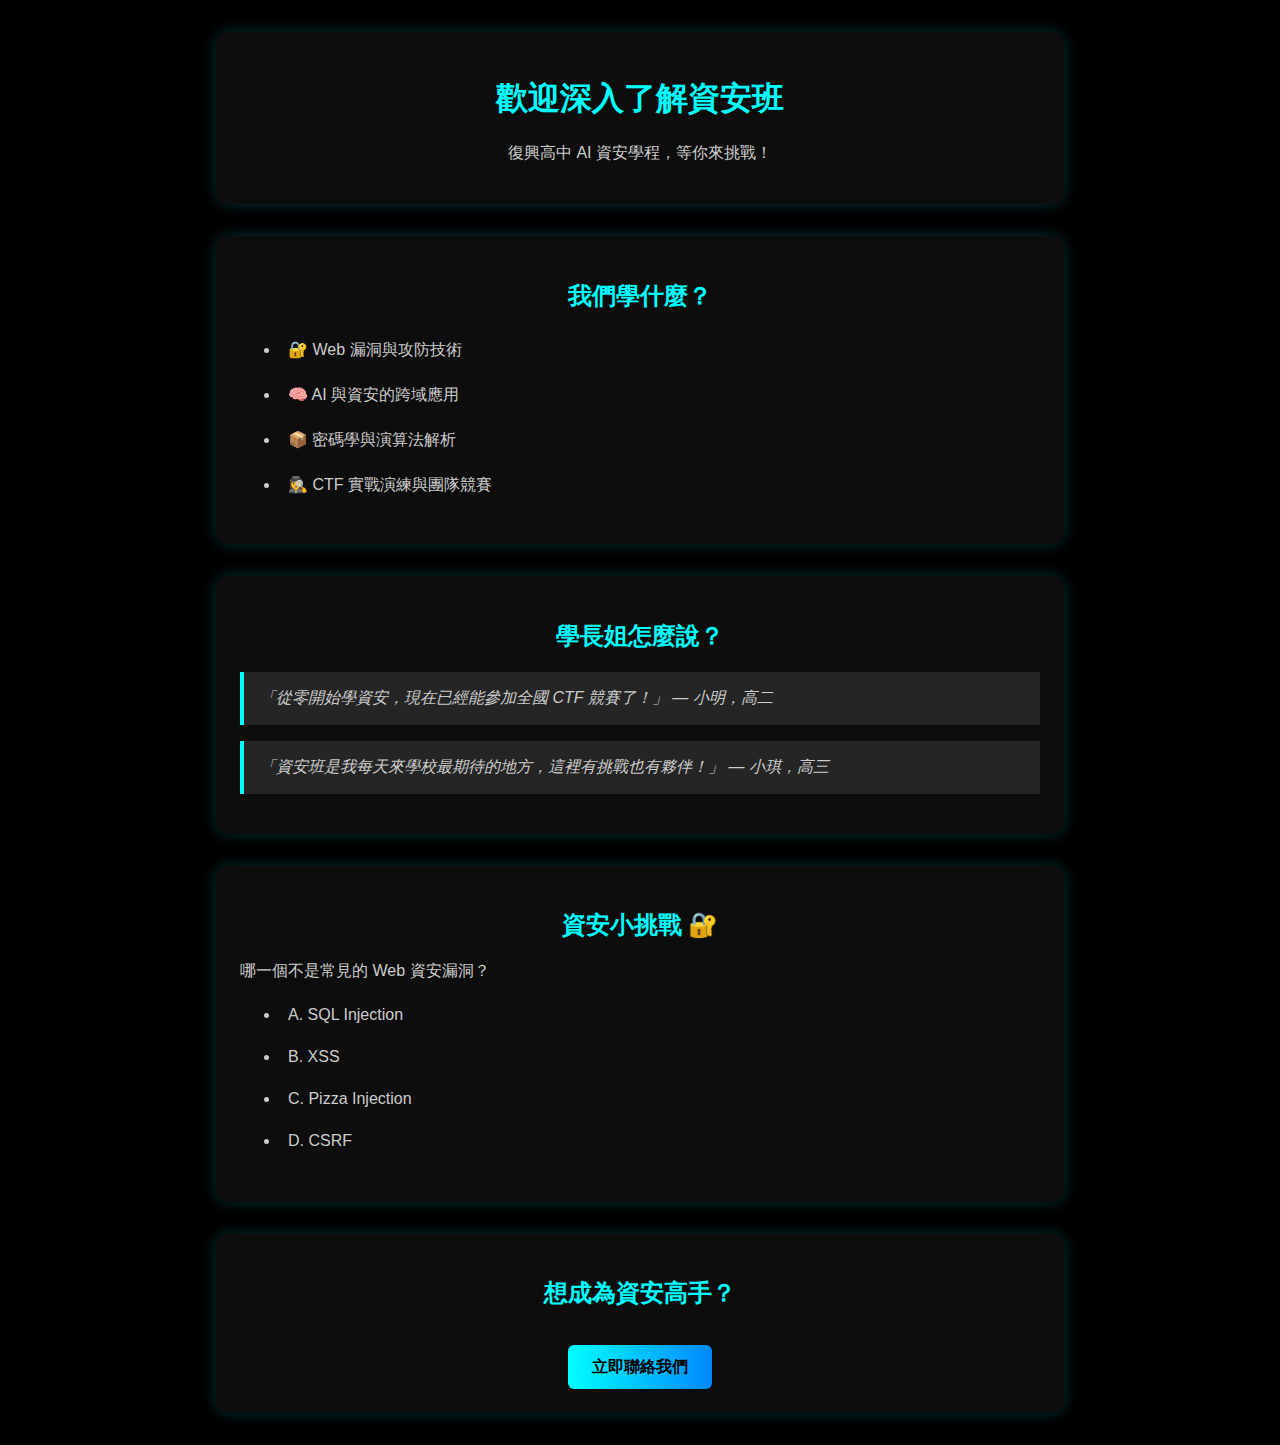
<file: more.html>
<!DOCTYPE html>
<html lang="zh-Hant">
<head>
  <meta charset="UTF-8">
  <meta name="viewport" content="width=device-width, initial-scale=1">
  <title>深入了解資安班｜復興高中</title>
  <style>
    body {
      background-color: #000;
      color: #ccc;
      font-family: 'Segoe UI', sans-serif;
      margin: 0;
      padding: 0;
    }

    h1, h2 {
      color: #00ffff;
      text-align: center;
    }

    section {
      max-width: 800px;
      margin: 2rem auto;
      padding: 1.5rem;
      background-color: rgba(255, 255, 255, 0.05);
      border-radius: 12px;
      box-shadow: 0 0 15px #00ffff33;
    }

    ul li {
      margin: 0.5rem 0;
      padding: 0.5rem;
      cursor: pointer;
      border-radius: 6px;
      transition: 0.3s;
    }

    ul li:hover {
      background-color: #00ffff22;
      color: #0ff;
    }

    blockquote {
      background: rgba(255, 255, 255, 0.1);
      border-left: 4px solid #0ff;
      padding: 1rem;
      margin: 1rem 0;
      font-style: italic;
    }

    .button {
      background: linear-gradient(to right, #0ff, #08f);
      padding: 0.7rem 1.5rem;
      border-radius: 6px;
      color: #000;
      text-decoration: none;
      font-weight: bold;
      display: inline-block;
      margin-top: 1rem;
    }

    #quiz-result {
      text-align: center;
      margin-top: 1rem;
      font-size: 1.2rem;
      color: #0ff;
    }
  </style>
</head>
<body>

  <section class="hero">
    <h1>歡迎深入了解資安班</h1>
    <p style="text-align:center;">復興高中 AI 資安學程，等你來挑戰！</p>
  </section>

  <section class="modules">
    <h2>我們學什麼？</h2>
    <ul>
      <li>🔐 Web 漏洞與攻防技術</li>
      <li>🧠 AI 與資安的跨域應用</li>
      <li>📦 密碼學與演算法解析</li>
      <li>🕵️‍♀️ CTF 實戰演練與團隊競賽</li>
    </ul>
  </section>

  <section class="testimonials">
    <h2>學長姐怎麼說？</h2>
    <blockquote>
      「從零開始學資安，現在已經能參加全國 CTF 競賽了！」 — 小明，高二
    </blockquote>
    <blockquote>
      「資安班是我每天來學校最期待的地方，這裡有挑戰也有夥伴！」 — 小琪，高三
    </blockquote>
  </section>

  <section class="quiz">
    <h2>資安小挑戰 🔐</h2>
    <p>哪一個不是常見的 Web 資安漏洞？</p>
    <ul>
      <li onclick="checkAnswer(this, false)">A. SQL Injection</li>
      <li onclick="checkAnswer(this, false)">B. XSS</li>
      <li onclick="checkAnswer(this, true)">C. Pizza Injection</li>
      <li onclick="checkAnswer(this, false)">D. CSRF</li>
    </ul>
    <p id="quiz-result"></p>
  </section>

  <section class="cta" style="text-align:center;">
    <h2>想成為資安高手？</h2>
    <a class="button" href="mailto:cyber@fshs.edu.tw">立即聯絡我們</a>
  </section>

  <script>
    function checkAnswer(el, isCorrect) {
      const result = document.getElementById("quiz-result");
      if (isCorrect) {
        result.textContent = "🎉 答對了！Pizza Injection 是開玩笑的 😄";
      } else {
        result.textContent = "❌ 錯了喔～這可是資安圈常見的漏洞！";
      }
    }
  </script>

</body>
</html>
</file>
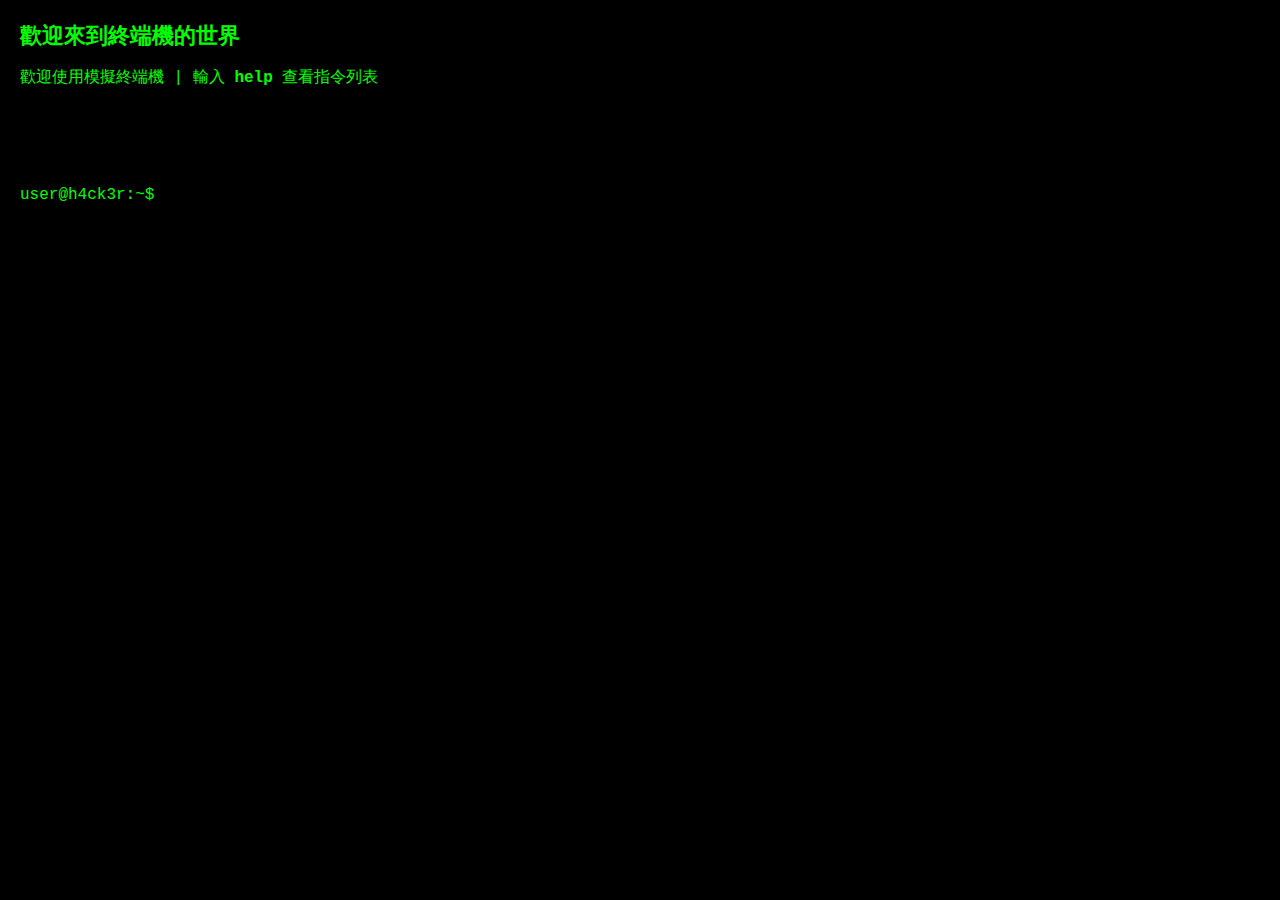
<file: terminal.html>
<!DOCTYPE html>
<html lang="zh-Hant">
<head>
  <meta charset="UTF-8" />
  <title>駭客模擬終端機</title>
  <style>
    body {
      background-color: black;
      color: #00ff00;
      font-family: 'Courier New', monospace;
      padding: 20px;
      margin: 0;
    }

    #title {
      font-size: 1.4em;
      font-weight: bold;
      margin-bottom: 10px;
      text-align: left;
    }

    .welcome-msg {
      margin-bottom: 20px;
      text-align: left;
    }

    #terminal {
      white-space: pre-wrap;
      text-align: left;
    }

    #input-line {
      display: flex;
      align-items: center;
      margin-top: 5px;
    }

    #prompt {
      white-space: nowrap;
      margin-right: 10px;
    }

    input {
      background: black;
      color: #00ff00;
      border: none;
      outline: none;
      font-family: inherit;
      font-size: 1em;
      flex: 1;
    }
  </style>
</head>
<body>
  <div id="title">歡迎來到終端機的世界</div>
  <p class="welcome-msg">歡迎使用模擬終端機 | 輸入 <b>help</b> 查看指令列表</p>

  <div id="terminal">
    <div id="output"></div>
    <div id="input-line">
      <span id="prompt">user@h4ck3r:~$</span>
      <input id="commandInput" autofocus />
    </div>
  </div>

  <script>
    const input = document.getElementById("commandInput");
    const output = document.getElementById("output");
    const prompt = document.getElementById("prompt");

    const files = {
      "資安班.txt": {
        content: "這是資安班的檔案內容。\n系統將自動跳轉頁面...",
        redirectTo: "terminal2.html"
      },
      "flag.txt": {
        content: "這都被你發現了嗎.....",
        redirectTo: "flag1.html"
      },
      "ourphotos": {
        content: "這是我們資安班的精彩照片！即將跳轉...",
        redirectTo: "photos.html"
      }
    };

    input.addEventListener("keydown", function (e) {
      if (e.key === "Enter") {
        const command = input.value.trim();
        output.innerHTML += `\n${prompt.textContent} ${command}`;
        handleCommand(command.toLowerCase());
        input.value = "";
        window.scrollTo(0, document.body.scrollHeight);
      }
    });

    function handleCommand(cmd) {
      if (cmd === "help") {
        output.innerHTML += `
ls             ：列出所有目錄
cat <檔名>     ：查看檔案內容
scan           ：模擬系統掃描
clear          ：清除畫面
exit           ：離開模擬器
back           ：返回上一頁`;
      } else if (cmd === "ls") {
        output.innerHTML += `\n資安班.txt\nflag.txt\nourphotos`;
      } else if (cmd.startsWith("cat ")) {
        const file = cmd.slice(4);
        if (files[file]) {
          output.innerHTML += `\n${files[file].content}`;
          if (files[file].redirectTo) {
            setTimeout(() => {
              window.location.href = files[file].redirectTo;
            }, 1000); // 1秒後跳轉
          }
        } else {
          output.innerHTML += `\n找不到檔案：${file}`;
        }
      } else if (cmd === "scan") {
        runScanAnimation();
      } else if (cmd === "clear") {
        output.innerHTML = "";
      } else if (cmd === "exit") {
        output.innerHTML += `\n再見！`;
        input.disabled = true;
      } else if (cmd === "back") {
        output.innerHTML += `\n返回上一頁中...`;
        setTimeout(() => {
          history.back();
        }, 1000);
      } else {
        output.innerHTML += `\n未知指令：${cmd}`;
      }
    }

    function runScanAnimation() {
      const scanLines = [
        "啟動掃描程式...",
        "掃描中 [▓░░░░░░░░░] 10%",
        "掃描中 [▓▓▓░░░░░░░░] 30%",
        "掃描中 [▓▓▓▓▓░░░░░░] 50%",
        "掃描中 [▓▓▓▓▓▓▓░░░░] 70%",
        "掃描中 [▓▓▓▓▓▓▓▓▓░░] 90%",
        "掃描中 [▓▓▓▓▓▓▓▓▓▓▓] 100%",
        "掃描完成！",
        "找到目標 IP：10.0.0.1",
        "開放端口：22 (SSH)、80 (HTTP)、443 (HTTPS)"
      ];

      let index = 0;
      output.innerHTML += "\n";

      function printNextLine() {
        if (index < scanLines.length) {
          output.innerHTML += `\n${scanLines[index]}`;
          index++;
          setTimeout(printNextLine, 700);
          window.scrollTo(0, document.body.scrollHeight);
        }
      }

      printNextLine();
    }
  </script>
</body>
</html>
</file>
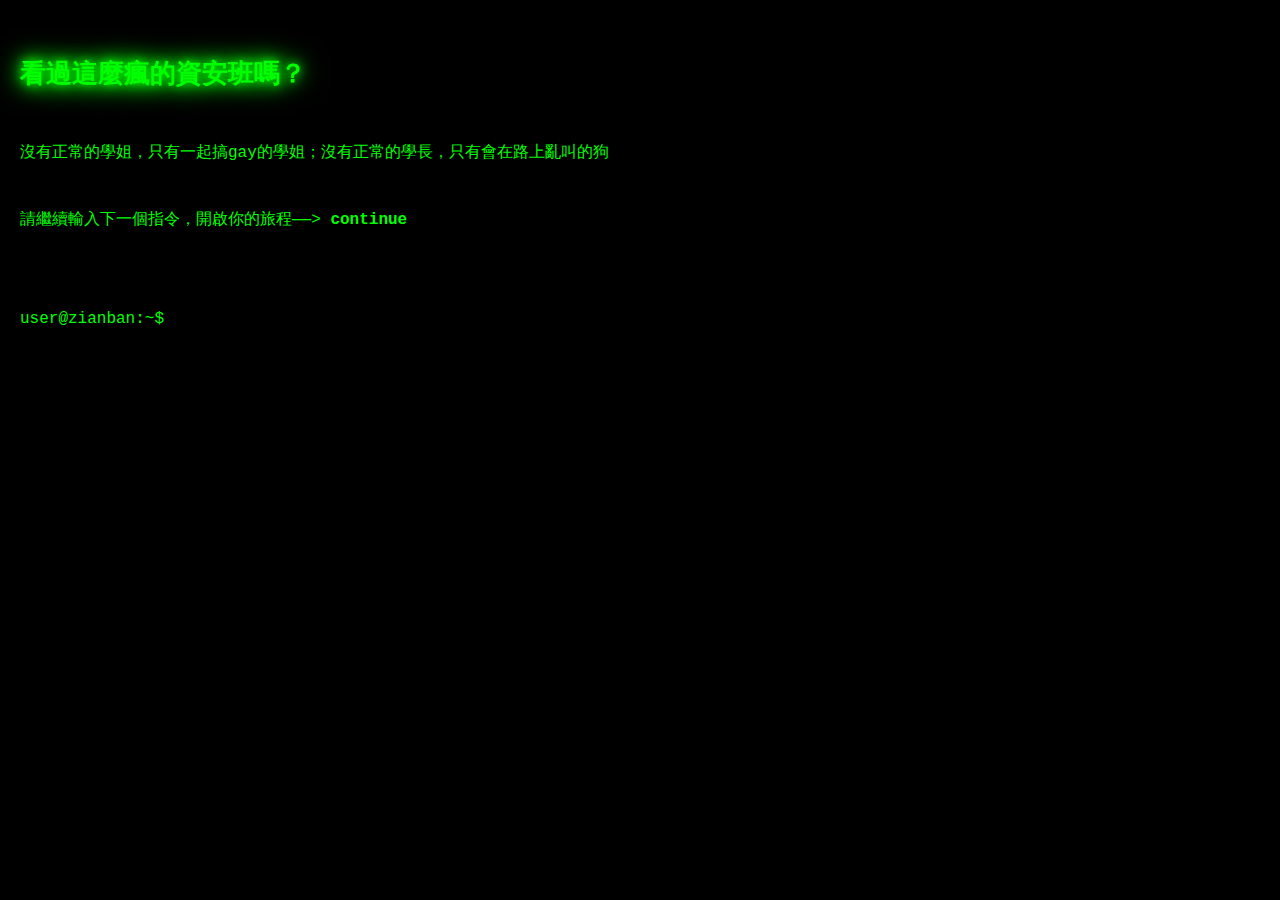
<file: terminal2.html>
<!DOCTYPE html>
<html lang="zh-Hant">
<head>
  <meta charset="UTF-8" />
  <title>資安班模擬終端機</title>
  <style>
    body {
      background-color: black;
      color: #00ff00;
      font-family: 'Courier New', monospace;
      padding: 20px;
      margin: 0;
    }

    #title {
      font-size: 1.6em;
      font-weight: bold;
      margin-bottom: 15px;
      text-align: left;
      color: #00ff00;
      text-shadow:
        0 0 10px #00ff00,
        0 0 20px #00ff00,
        0 0 30px #00ff00;
    }

    #terminal {
      white-space: pre-wrap;
      text-align: left;
    }

    #input-line {
      display: flex;
      align-items: center;
      margin-top: 10px;
    }

    #prompt {
      white-space: nowrap;
      margin-right: 10px;
    }

    input {
      background: black;
      color: #00ff00;
      border: none;
      outline: none;
      font-family: inherit;
      font-size: 1em;
      flex: 1;
    }

    #normal-text {
      font-size: 1em;
      margin-bottom: 10px;
    }

    #instruction {
      font-size: 1em;
      margin-bottom: 15px;
    }
  </style>
</head>
<body>
  <div id="terminal">
    <div id="title">看過這麼瘋的資安班嗎？</div>
    <div id="normal-text">沒有正常的學姐，只有一起搞gay的學姐；沒有正常的學長，只有會在路上亂叫的狗</div>
    <div id="instruction">請繼續輸入下一個指令，開啟你的旅程——&gt; <b>continue</b></div>

    <div id="input-line">
      <span id="prompt">user@zianban:~$</span>
      <input id="commandInput" autofocus />
    </div>
  </div>

  <script>
    const input = document.getElementById("commandInput");
    const prompt = document.getElementById("prompt");

    input.addEventListener("keydown", function (e) {
      if (e.key === "Enter") {
        const command = input.value.trim().toLowerCase();
        if (command === "continue") {
          // 這裡跳轉到下一個頁面，你可以自行改成想要的路徑
          window.location.href = "continue.html";
        } else {
          alert("未知指令：" + command);
          input.value = "";
        }
      }
    });
  </script>
</body>
</html>
</file>
